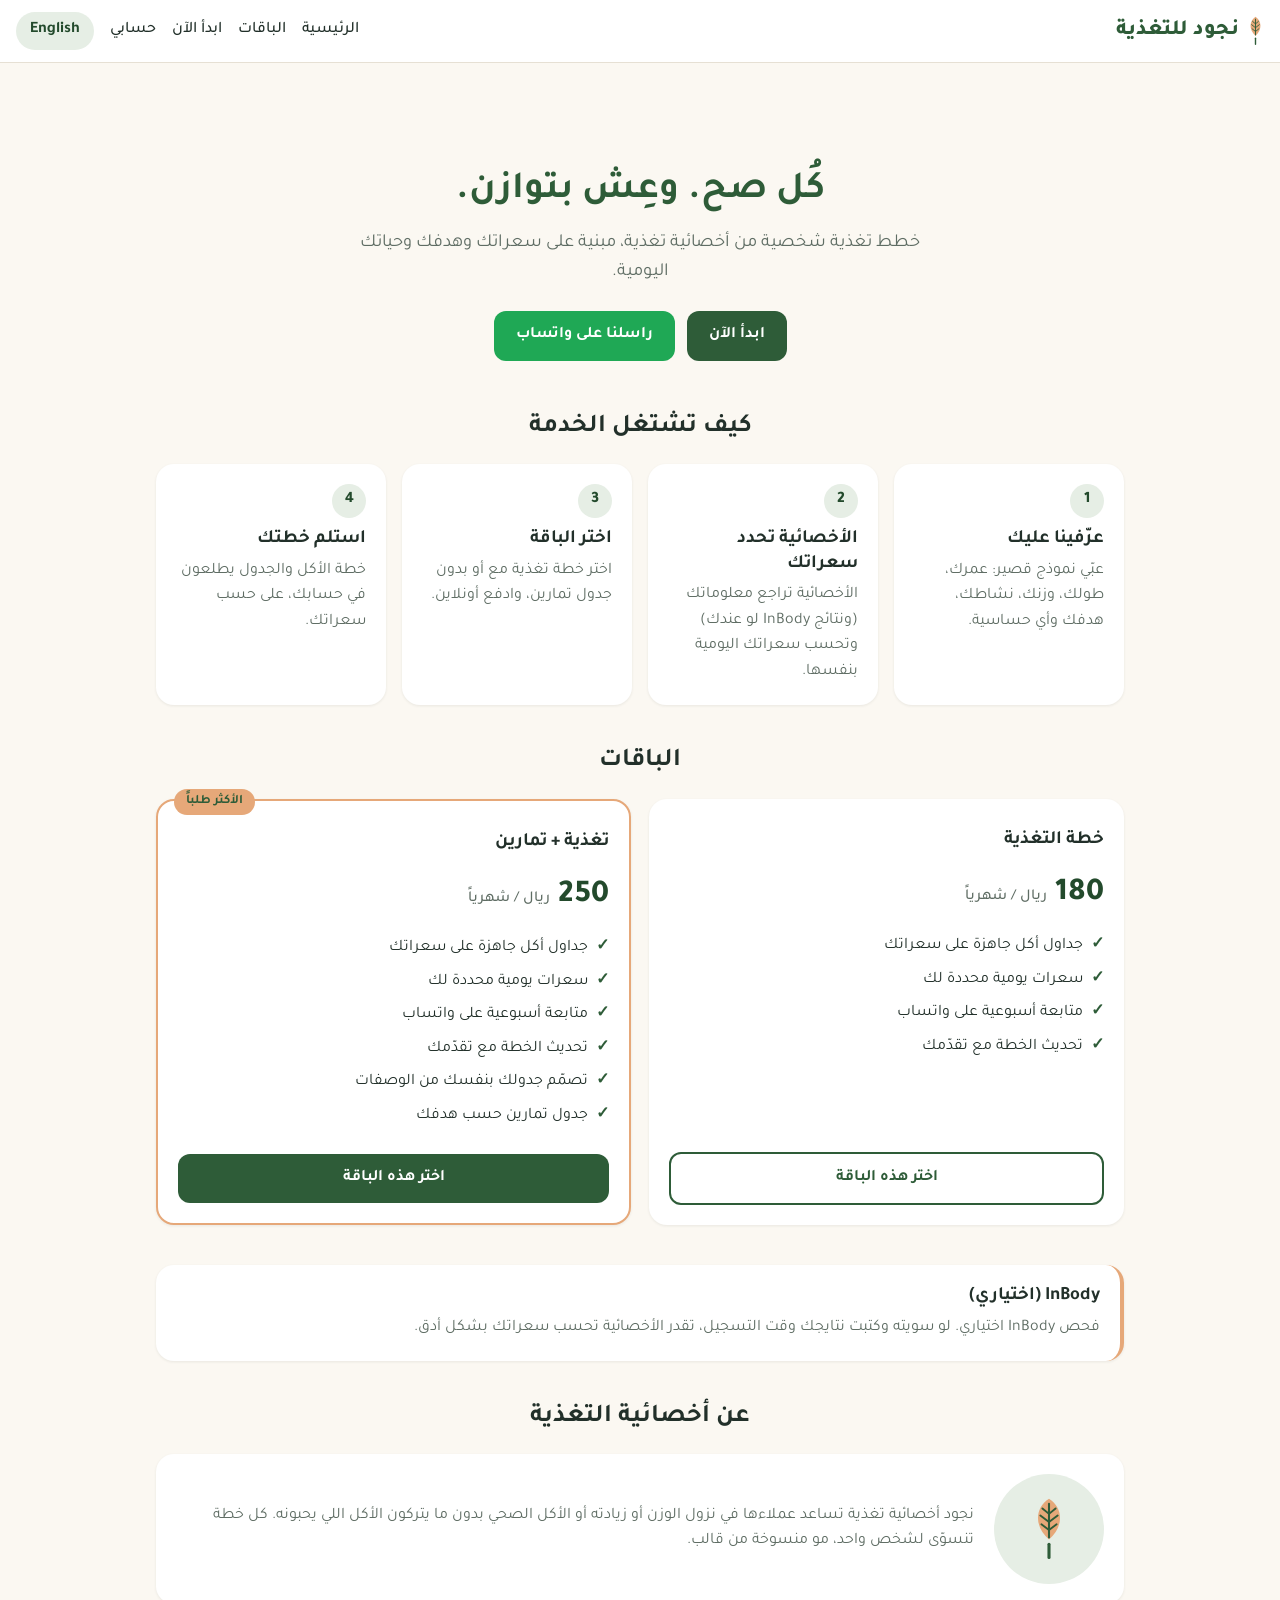
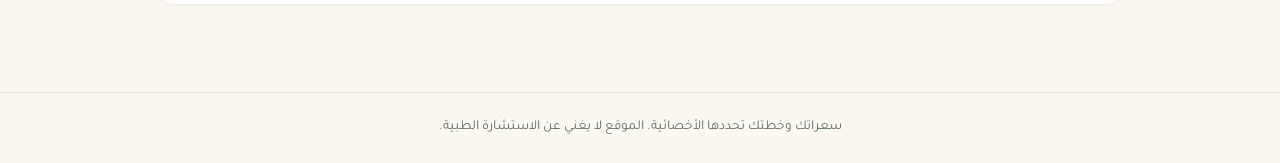
<file: index.html>
<!DOCTYPE html>
<html lang="ar" dir="rtl">
<head>
  <meta charset="UTF-8">
  <meta name="viewport" content="width=device-width, initial-scale=1.0, viewport-fit=cover">
  <link rel="manifest" href="manifest.webmanifest">
  <meta name="theme-color" content="#2e5c38">
  <meta name="apple-mobile-web-app-capable" content="yes">
  <meta name="mobile-web-app-capable" content="yes">
  <meta name="apple-mobile-web-app-status-bar-style" content="default">
  <meta name="apple-mobile-web-app-title" content="نجود">
  <link rel="apple-touch-icon" href="icon-180.png">
  <link rel="icon" type="image/png" sizes="32x32" href="icon-32.png">
  <title>Nojood Nutrition | نجود للتغذية</title>
  <link rel="preconnect" href="https://fonts.googleapis.com">
  <link href="https://fonts.googleapis.com/css2?family=DM+Serif+Display&family=Tajawal:wght@400;500;700;800&display=swap" rel="stylesheet">
  <link rel="stylesheet" href="style.css">
</head>
<body>
  <header>
    <a class="logo" href="index.html"><img src="logo-mark.svg" alt="" class="logo-mark"><span data-i18n="brand">نجود للتغذية</span></a>
    <nav>
      <a href="index.html" data-i18n="nav_home">الرئيسية</a>
      <a href="index.html#packages" data-i18n="nav_packages">الباقات</a>
      <a href="start.html" class="guest-only" data-i18n="nav_start">ابدأ الآن</a>
      <a href="portal.html" data-i18n="nav_portal">حسابي</a>
      <button class="lang-btn" id="lang-btn" data-i18n="lang_btn">English</button>
    </nav>
  </header>

  <main>
    <section class="hero">
      <h1 data-i18n="hero_title">كُل صح. وعِش بتوازن.</h1>
      <p data-i18n="hero_sub"></p>
      <div class="btn-row">
        <a class="btn guest-only" href="start.html" data-i18n="hero_start">ابدأ الآن</a>
        <a class="btn member-only" href="portal.html" data-i18n="btn_portal">روح لحسابي</a>
        <a class="btn wa" href="#" id="wa-hero" data-i18n="hero_whatsapp">راسلنا على واتساب</a>
      </div>
    </section>

    <section>
      <h2 data-i18n="how_title"></h2>
      <div class="steps">
        <div class="card"><span class="step-num">1</span><h3 data-i18n="how_1_t"></h3><p data-i18n="how_1_d"></p></div>
        <div class="card"><span class="step-num">2</span><h3 data-i18n="how_2_t"></h3><p data-i18n="how_2_d"></p></div>
        <div class="card"><span class="step-num">3</span><h3 data-i18n="how_3_t"></h3><p data-i18n="how_3_d"></p></div>
        <div class="card"><span class="step-num">4</span><h3 data-i18n="how_4_t"></h3><p data-i18n="how_4_d"></p></div>
      </div>
    </section>

    <section id="packages">
      <h2 data-i18n="pk_title"></h2>
      <div class="packages">
        <div class="card package">
          <h3 data-i18n="pk_basic_name"></h3>
          <div class="price">180 <small><span data-i18n="sar"></span> / <span data-i18n="pk_period"></span></small></div>
          <ul class="features">
            <li data-i18n="pk_f1"></li>
            <li data-i18n="pk_f2"></li>
            <li data-i18n="pk_f3"></li>
            <li data-i18n="pk_f4"></li>
          </ul>
          <a class="btn outline guest-only" href="start.html?package=basic" data-i18n="pk_choose"></a>
        </div>
        <div class="card package featured">
          <span class="badge" data-i18n="pk_popular"></span>
          <h3 data-i18n="pk_plus_name"></h3>
          <div class="price">250 <small><span data-i18n="sar"></span> / <span data-i18n="pk_period"></span></small></div>
          <ul class="features">
            <li data-i18n="pk_f1"></li>
            <li data-i18n="pk_f2"></li>
            <li data-i18n="pk_f3"></li>
            <li data-i18n="pk_f4"></li>
            <li data-i18n="pk_f6"></li>
            <li data-i18n="pk_f5"></li>
          </ul>
          <a class="btn guest-only" href="start.html?package=plus" data-i18n="pk_choose"></a>
        </div>
      </div>
    </section>

    <section>
      <div class="card rule-card">
        <h3 data-i18n="rule_title" style="margin-top:0"></h3>
        <p data-i18n="rule_text"></p>
      </div>
    </section>

    <section>
      <h2 data-i18n="about_title"></h2>
      <div class="card about">
        <div class="avatar"><img src="logo-mark.svg" alt="" style="height:64px"></div>
        <p data-i18n="about_text"></p>
      </div>
    </section>
  </main>

  <footer data-i18n="footer_note"></footer>

  <script src="i18n.js"></script>
  <script src="recipes.js"></script>
  <script src="db.js"></script>
  <script src="demo-db.js"></script>
  <script src="app.js"></script>
</body>
</html>
</file>
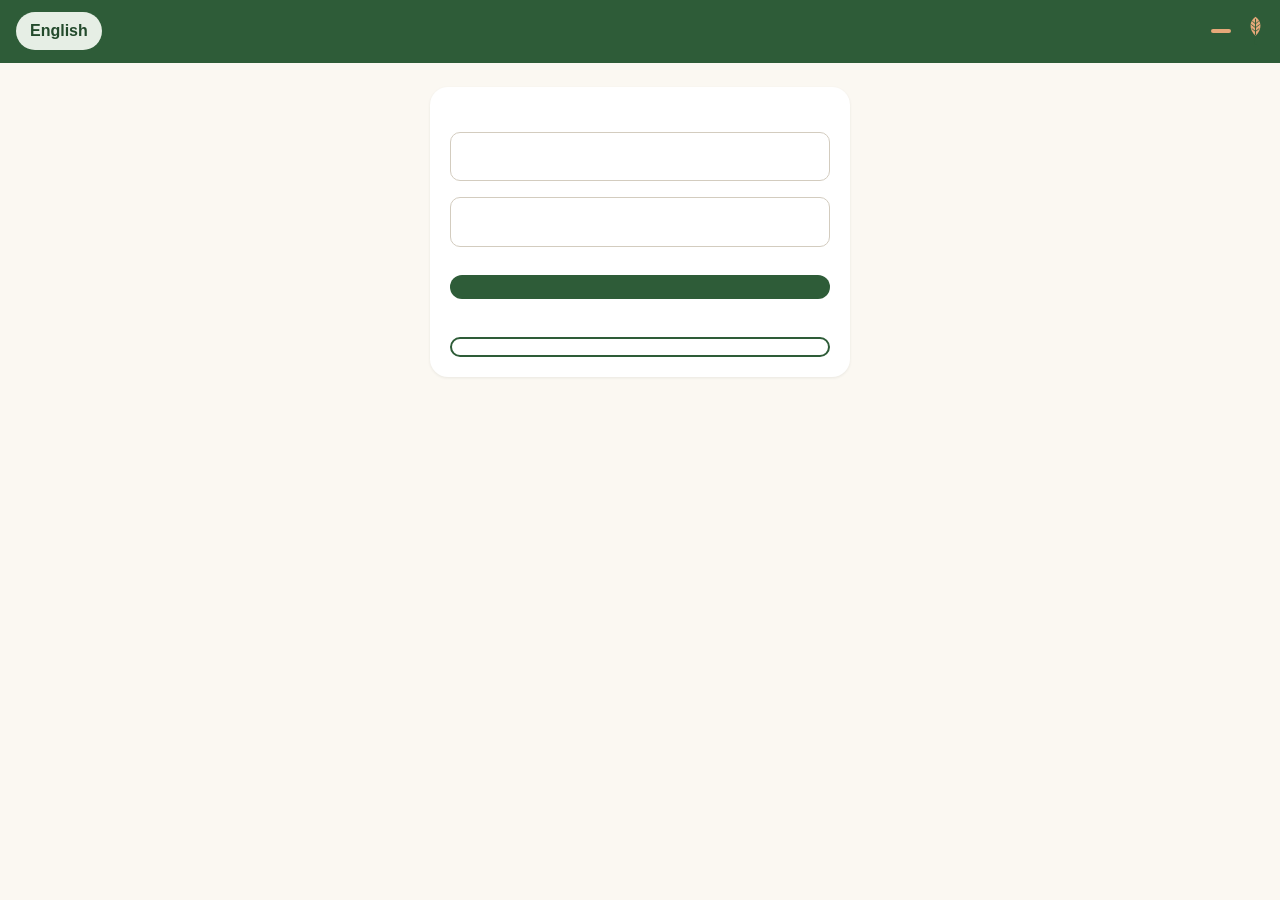
<file: admin.html>
<!DOCTYPE html><html lang="ar"><head><meta charset="UTF-8"><meta http-equiv="refresh" content="0; url=dietitian.html"><title>Nojood Pro</title></head><body><a href="dietitian.html">dietitian.html</a></body></html>
</file>
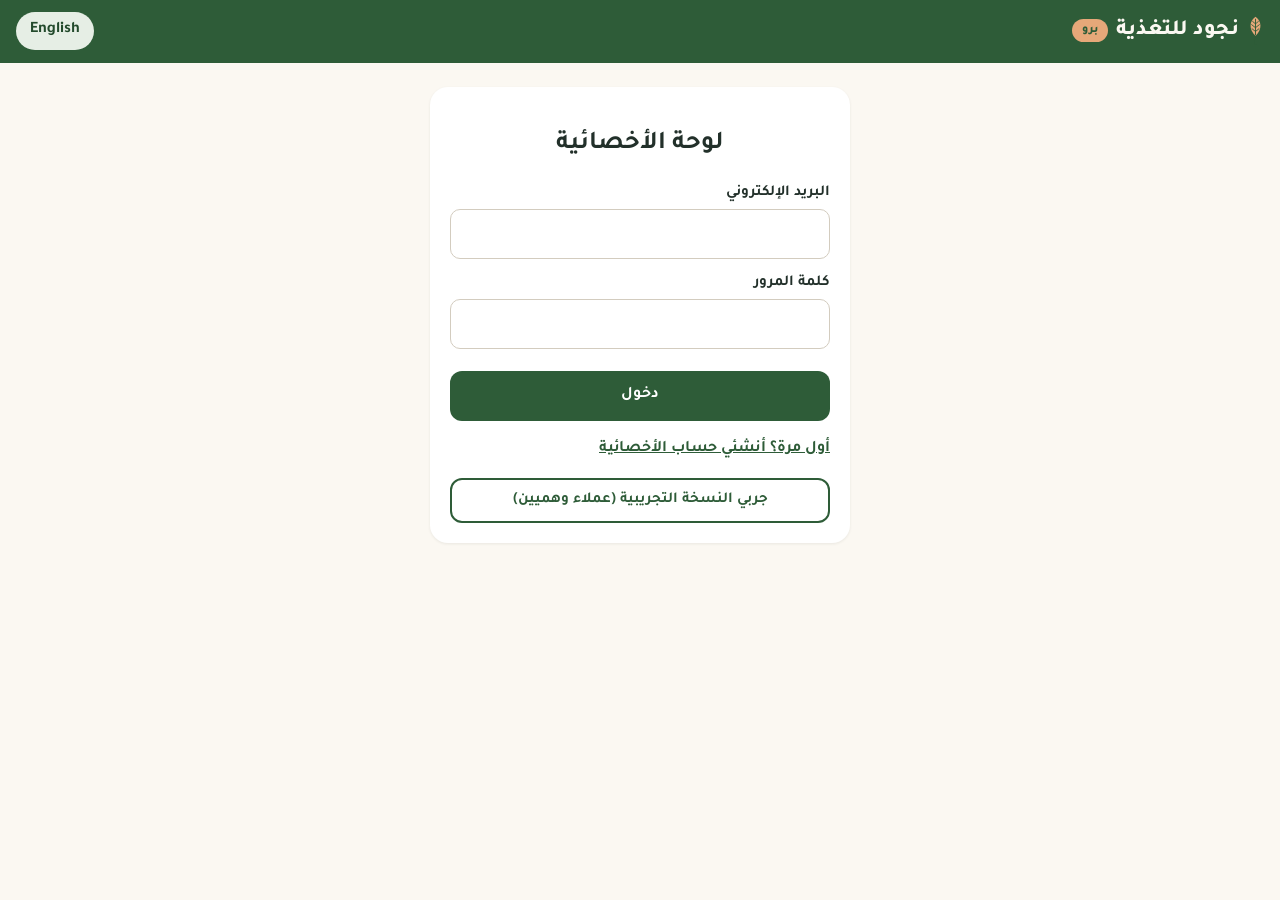
<file: dietitian.html>
<!DOCTYPE html>
<html lang="ar" dir="rtl">
<head>
  <meta charset="UTF-8">
  <meta name="viewport" content="width=device-width, initial-scale=1.0, viewport-fit=cover">
  <link rel="manifest" href="manifest-dietitian.webmanifest">
  <meta name="theme-color" content="#2e5c38">
  <meta name="apple-mobile-web-app-capable" content="yes">
  <meta name="mobile-web-app-capable" content="yes">
  <meta name="apple-mobile-web-app-status-bar-style" content="default">
  <meta name="apple-mobile-web-app-title" content="نجود برو">
  <link rel="apple-touch-icon" href="pro-icon-180.png">
  <link rel="icon" type="image/png" sizes="32x32" href="pro-icon-32.png">
  <title>Nojood Pro | نجود للأخصائية</title>
  <link rel="preconnect" href="https://fonts.googleapis.com">
  <link href="https://fonts.googleapis.com/css2?family=DM+Serif+Display&family=Tajawal:wght@400;500;700;800&display=swap" rel="stylesheet">
  <link rel="stylesheet" href="style.css">
</head>
<body>
  <header class="pro-header">
    <a class="logo" href="dietitian.html"><img src="logo-mark.svg" alt="" class="logo-mark"><span data-i18n="brand"></span> <span class="pro-badge" data-i18n="pro_badge"></span></a>
    <nav>
      <button class="lang-btn" id="lang-btn" data-i18n="lang_btn">English</button>
    </nav>
  </header>

  <main>
    <p class="muted loading" id="loading" hidden data-i18n="loading"></p>

    <!-- Dietitian sign in -->
    <div class="card login-box" id="pin-view">
      <h2 data-i18n="ad_title"></h2>
      <form id="admin-login" novalidate>
        <div class="field" id="a-name-field" hidden><label for="a-name" data-i18n="f_name"></label><input id="a-name" autocomplete="name"></div>
        <div class="field" style="margin-top:12px"><label for="a-email" data-i18n="f_email"></label><input id="a-email" type="email" autocomplete="email"></div>
        <div class="field" style="margin-top:12px"><label for="a-password" data-i18n="pw_label"></label><input id="a-password" type="password" autocomplete="current-password"></div>
        <p class="error" id="pin-err"></p>
        <button class="btn" style="width:100%" id="admin-submit" data-i18n="ad_enter"></button>
      </form>
      <button class="link-btn" id="toggle-signup" type="button" data-i18n="ad_need_account"></button>
      <button class="btn outline small demo-btn" type="button" onclick="startDemo('admin')" data-i18n="demo_try_pro"></button>
    </div>

    <!-- Signed in, but not activated as the dietitian yet -->
    <div class="card login-box" id="not-admin" hidden>
      <h2 data-i18n="ad_title"></h2>
      <p class="note" data-i18n="ad_not_admin"></p>
      <button class="btn outline small admin-logout" data-i18n="pt_logout"></button>
    </div>

    <div id="admin-view" hidden>
      <div class="dash-head">
        <h2 data-i18n="ad_title" style="text-align:start;margin:0"></h2>
        <div class="btn-row">
          <button class="btn outline small" id="refresh-btn" data-i18n="ad_refresh"></button>
          <button class="btn outline small admin-logout" data-i18n="pt_logout"></button>
        </div>
      </div>
      <div class="tabs" role="tablist">
        <button class="tab active" data-tab="sched" data-i18n="tab_sched"></button>
        <button class="tab" data-tab="recipes" data-i18n="tab_recipes"></button>
        <button class="tab" data-tab="clients" data-i18n="tab_clients"></button>
      </div>
      <p class="note" id="admin-msg" hidden></p>

      <!-- Schedules -->
      <section class="tab-panel" id="tab-sched">
        <div class="sched-list" id="sched-list">
          <button class="add-card" id="add-sched-btn" aria-label="New schedule"><span class="plus">+</span><span data-i18n="ad_new_sched"></span></button>
        </div>
        <p class="muted" id="no-sched" data-i18n="ad_no_sched"></p>

        <div class="card" id="sched-editor" hidden>
          <h3 data-i18n="ad_new_sched" style="margin-top:0"></h3>
          <p class="muted" style="margin-top:0" data-i18n="ad_one_day"></p>
          <div class="form-grid">
            <div class="field" hidden><label for="s-name" data-i18n="ad_sched_name"></label><input id="s-name"></div>
            <div class="field"><label for="s-kcal" data-i18n="ad_sched_kcal"></label><input id="s-kcal" type="number" min="800" max="4000" step="50" value="1300"></div>
          </div>
          <div class="btn-row" style="justify-content:flex-start;margin:14px 0">
            <button class="btn outline small" id="autofill-btn" data-i18n="ad_autofill"></button>
          </div>
          <div class="day-box"><div class="day-head"><b data-i18n="ad_day_total"></b><span class="muted" id="day-total"></span></div>
            <div class="form-grid" id="day-editor"></div></div>
          <p class="muted" style="font-size:.85rem" data-i18n="ad_portion_note"></p>
          <p class="error" id="sched-err"></p>
          <div class="actions">
            <button class="btn outline" id="cancel-sched" data-i18n="ad_cancel"></button>
            <button class="btn" id="save-sched" data-i18n="ad_add_sched"></button>
          </div>
        </div>
      </section>

      <!-- Recipes -->
      <section class="tab-panel" id="tab-recipes" hidden>
        <div class="filter-row" id="recipe-filter"></div>
        <div class="recipe-grid" id="recipe-grid">
        </div>
        <div class="card" style="margin-top:16px">
          <h3 style="margin-top:0">+ <span data-i18n="ad_new_recipe"></span></h3>
          <div class="form-grid">
            <div class="field"><label for="r-name" data-i18n="ad_r_name"></label><input id="r-name"></div>
            <div class="field"><label for="r-meal" data-i18n="ad_r_meal"></label>
              <select id="r-meal"><option value="b" data-i18n="meal_b"></option><option value="l" data-i18n="meal_l"></option><option value="d" data-i18n="meal_d"></option><option value="s" data-i18n="meal_s"></option></select></div>
            <div class="field"><label for="r-kcal" data-i18n="ad_r_kcal"></label><input id="r-kcal" type="number" min="20" max="2000"></div>
            <div class="field"><label for="r-protein" data-i18n="ad_r_protein"></label><input id="r-protein" type="number" min="0" max="200"></div>
            <div class="field full"><label for="r-ing" data-i18n="ad_r_ing"></label><textarea id="r-ing"></textarea></div>
            <div class="field full"><label for="r-steps" data-i18n="ad_r_steps"></label><textarea id="r-steps"></textarea></div>
          </div>
          <p class="error" id="recipe-err"></p>
          <button class="btn" id="save-recipe" data-i18n="ad_save_recipe"></button>
        </div>
      </section>

      <!-- Clients -->
      <section class="tab-panel" id="tab-clients" hidden>
        <div id="clients-list">
          <div class="table-wrap"><table id="clients-table"></table></div>
          <p class="muted" id="no-clients" data-i18n="ad_no_clients"></p>
        </div>
        <div id="client-detail" hidden>
          <button class="btn outline small" id="detail-back" data-i18n="ad_back"></button>
          <div class="card pay-review" id="cd-pay" style="margin-top:12px" hidden>
            <h3 style="margin-top:0" data-i18n="ad_receipt"></h3>
            <div id="cd-pay-info"></div>
            <div id="cd-receipt"></div>
            <div class="btn-row" id="cd-pay-actions" style="justify-content:flex-start;margin-top:12px">
              <button class="btn" id="confirm-pay" data-i18n="ad_confirm_pay"></button>
              <button class="btn outline" id="reject-pay" data-i18n="ad_reject"></button>
            </div>
          </div>
          <div class="card" style="margin-top:12px">
            <h3 id="cd-name" style="margin-top:0"></h3>
            <div class="kcal-set">
              <label for="cd-kcal" data-i18n="ad_set_kcal"></label>
              <span class="status-pill" id="cd-kcal-need" data-i18n="ad_need_kcal"></span>
              <div class="btn-row" style="justify-content:flex-start;align-items:center;margin-top:6px">
                <input id="cd-kcal" type="number" min="800" max="5000" step="10" style="max-width:140px"> <span class="muted" data-i18n="kcal_short"></span>
                <button class="btn small" id="cd-kcal-save" data-i18n="ad_save"></button><span class="muted" id="cd-kcal-msg"></span>
              </div>
            </div>
            <div class="info-grid" id="cd-info"></div>
          </div>
          <div class="card" style="margin-top:12px">
            <h3 style="margin-top:0" data-i18n="ad_plans"></h3>
            <div id="cd-progress"></div>
            <button class="btn outline small" id="cd-reset" style="margin-top:10px" data-i18n="ad_reset_plans"></button>
          </div>
          <div class="card" style="margin-top:12px" id="cd-workout-card">
            <h3 style="margin-top:0" data-i18n="wk_title"></h3>
            <div class="field"><label for="cd-workout" data-i18n="ad_workout"></label><input id="cd-workout" type="url" dir="ltr" placeholder="https://..."></div>
            <div class="btn-row" style="justify-content:flex-start;margin-top:10px;align-items:center">
              <button class="btn small" id="cd-workout-save" data-i18n="ad_save"></button><span class="muted" id="cd-workout-msg"></span>
            </div>
          </div>
          <div class="card" style="margin-top:12px">
            <h3 style="margin-top:0">InBody</h3>
            <p><span data-i18n="ib_last"></span>: <b id="cd-ib-last"></b> <span class="status-pill" id="cd-ib-pending" hidden data-i18n="ib_requested"></span></p>
            <div class="btn-row" style="justify-content:flex-start">
              <button class="btn" id="send-ib" data-i18n="ad_send_ib"></button>
              <a class="btn wa" id="wa-client" href="#" target="_blank" rel="noopener" data-i18n="ad_wa_client"></a>
            </div>
            <h4 data-i18n="ib_history"></h4>
            <div class="table-wrap"><table id="cd-ib-table"></table></div>
            <p class="muted" id="cd-ib-none" data-i18n="ib_none"></p>
          </div>
        </div>
      </section>

      <p class="demo-note" data-i18n="ad_demo"></p>
    </div>
  </main>

  <script src="i18n.js"></script>
  <script src="recipes.js"></script>
  <script src="db.js"></script>
  <script src="demo-db.js"></script>
  <script src="app.js"></script>
</body>
</html>
</file>
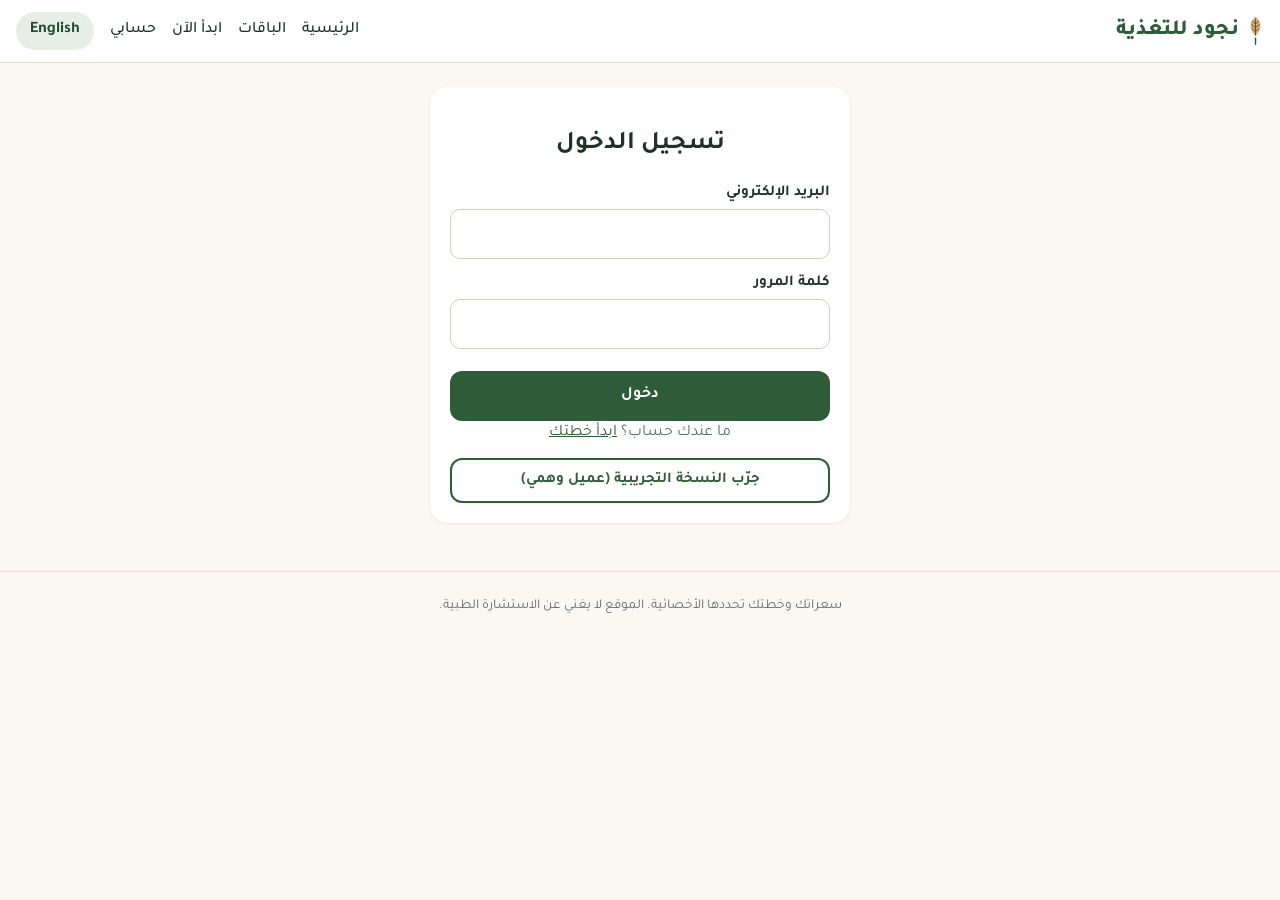
<file: portal.html>
<!DOCTYPE html>
<html lang="ar" dir="rtl">
<head>
  <meta charset="UTF-8">
  <meta name="viewport" content="width=device-width, initial-scale=1.0, viewport-fit=cover">
  <link rel="manifest" href="manifest.webmanifest">
  <meta name="theme-color" content="#2e5c38">
  <meta name="apple-mobile-web-app-capable" content="yes">
  <meta name="mobile-web-app-capable" content="yes">
  <meta name="apple-mobile-web-app-status-bar-style" content="default">
  <meta name="apple-mobile-web-app-title" content="نجود">
  <link rel="apple-touch-icon" href="icon-180.png">
  <link rel="icon" type="image/png" sizes="32x32" href="icon-32.png">
  <title>My portal | حسابي — Nojood Nutrition</title>
  <link rel="preconnect" href="https://fonts.googleapis.com">
  <link href="https://fonts.googleapis.com/css2?family=DM+Serif+Display&family=Tajawal:wght@400;500;700;800&display=swap" rel="stylesheet">
  <link rel="stylesheet" href="style.css">
</head>
<body>
  <header>
    <a class="logo" href="index.html"><img src="logo-mark.svg" alt="" class="logo-mark"><span data-i18n="brand">نجود للتغذية</span></a>
    <nav>
      <a href="index.html" data-i18n="nav_home">الرئيسية</a>
      <a href="index.html#packages" data-i18n="nav_packages">الباقات</a>
      <a href="start.html" class="guest-only" data-i18n="nav_start">ابدأ الآن</a>
      <a href="portal.html" data-i18n="nav_portal">حسابي</a>
      <button class="lang-btn" id="lang-btn" data-i18n="lang_btn">English</button>
    </nav>
  </header>

  <main>
    <p class="muted loading" id="loading" hidden data-i18n="loading"></p>

    <!-- Login -->
    <div class="card login-box" id="login-view">
      <h2 data-i18n="pt_login"></h2>
      <form id="login-form" novalidate>
        <div class="field"><label for="l-email" data-i18n="f_email"></label><input id="l-email" type="email" required autocomplete="email"></div>
        <div class="field" style="margin-top:12px"><label for="l-password" data-i18n="pw_label"></label><input id="l-password" type="password" required autocomplete="current-password"></div>
        <p class="error" id="login-err"></p>
        <button type="submit" class="btn" style="width:100%" data-i18n="pt_login_btn"></button>
      </form>
      <p class="muted" style="text-align:center"><span data-i18n="pt_no_account"></span> <a href="start.html" data-i18n="pt_start_link"></a></p>
      <button class="btn outline small demo-btn" type="button" onclick="startDemo('client')" data-i18n="demo_try_client"></button>
    </div>

    <!-- Client home -->
    <div id="dash-view" hidden>
      <div class="dash-head">
        <h2 style="margin:0"><span data-i18n="pt_hello"></span> <span id="d-name"></span></h2>
        <button class="btn outline small" id="logout-btn" data-i18n="pt_logout"></button>
      </div>

      <!-- InBody reminder from the dietitian -->
      <div class="card ib-alert" id="ib-alert" hidden>
        <h3 style="margin-top:0">📋 <span data-i18n="ib_alert_title"></span></h3>
        <p data-i18n="ib_alert_text"></p>
        <div class="form-grid">
          <div class="field"><label for="ib-weight" data-i18n="ib_weight"></label><input id="ib-weight" type="number" step="0.1"></div>
          <div class="field"><label for="ib-fat" data-i18n="ib_fat"></label><input id="ib-fat" type="number" step="0.1"></div>
          <div class="field"><label for="ib-muscle" data-i18n="ib_muscle"></label><input id="ib-muscle" type="number" step="0.1"></div>
        </div>
        <p class="error" id="ib-err"></p>
        <button class="btn" id="ib-submit" style="margin-top:12px" data-i18n="ib_submit"></button>
      </div>
      <p class="note" id="ib-thanks" hidden data-i18n="ib_thanks"></p>

      <!-- A: waiting for the dietitian to confirm the bank transfer -->
      <div class="card" id="v-wait" hidden style="margin-top:14px">
        <div id="wait-pending">
          <span class="status-pill" data-i18n="tr_pending"></span>
          <p class="note" data-i18n="pt_wait_bank"></p>
        </div>
        <div id="wait-rejected" hidden>
          <span class="status-pill bad" data-i18n="tr_rejected"></span>
          <p data-i18n="tr_rejected_text"></p>
          <div class="field"><label for="re-receipt" data-i18n="tr_reupload"></label><input id="re-receipt" type="file" accept="image/*,application/pdf"></div>
          <p class="error" id="re-err"></p>
          <button class="btn" id="re-send" data-i18n="tr_submit"></button>
        </div>
      </div>

      <!-- A2: paid, waiting for the dietitian to set the calories -->
      <div class="card" id="v-kcal-wait" hidden style="margin-top:14px">
        <span class="status-pill" data-i18n="kw_pill"></span>
        <p class="note" data-i18n="kw_text"></p>
      </div>

      <!-- B: choose 7 days for the month -->
      <div id="v-build" hidden style="margin-top:14px">
        <div class="card">
          <h3 style="margin-top:0" data-i18n="b_title"></h3>
          <p class="muted" style="margin:0" data-i18n="b_sub"></p>
          <p class="stat" style="margin:10px 0 0"><span data-i18n="b_count"></span> <bdi dir="ltr"><span id="b-count">0</span> / 7</bdi></p>
        </div>
        <div class="tabs" style="margin-top:14px">
          <button class="tab active" data-btab="ready" data-i18n="tab_ready"></button>
          <button class="tab" data-btab="custom" data-i18n="tab_custom"></button>
        </div>
        <div id="b-ready">
          <p class="muted"><span data-i18n="pt_choose_sub"></span> (<b id="b-kcal"></b> <span data-i18n="kcal_short"></span>)</p>
          <div class="sched-list" id="b-ready-list"></div>
          <p class="note" id="b-no-ready" hidden data-i18n="b_no_ready"></p>
        </div>
        <div id="b-custom" class="card" hidden>
          <p class="muted" style="margin-top:0" data-i18n="b_custom_sub"></p>
          <div class="kcal-row">
            <div><span class="muted small-label" data-i18n="b_target"></span><b id="c-target"></b></div>
            <div><span class="muted small-label" data-i18n="b_total"></span><b id="c-total"></b></div>
            <div><span class="muted small-label" data-i18n="b_remaining"></span><b id="c-left"></b></div>
          </div>
          <div class="form-grid" id="c-slots" style="margin-top:12px"></div>
          <button class="btn" id="c-add" style="margin-top:14px" data-i18n="b_add_day"></button>
        </div>
        <div class="card" style="margin-top:14px">
          <h3 style="margin-top:0" data-i18n="b_your_days"></h3>
          <ul class="meal-list chosen-days" id="b-chosen"></ul>
          <p class="muted" style="font-size:.85rem" data-i18n="b_confirm_note"></p>
          <p class="error" id="b-err"></p>
          <button class="btn" id="b-save" disabled data-i18n="b_save"></button>
        </div>
      </div>

      <!-- C: pick today's plan -->
      <div id="v-pick" hidden style="margin-top:14px">
        <h3 data-i18n="p_title" style="margin-bottom:4px"></h3>
        <p class="muted" style="margin-top:0" data-i18n="p_sub"></p>
        <button class="btn outline off-btn" type="button" data-offday>🌿 <span data-i18n="off_btn"></span></button>
        <div class="sched-list" id="pick-list"></div>
      </div>

      <!-- Off day -->
      <div class="card finished" id="v-off" hidden style="margin-top:14px">
        <div class="avatar" style="margin:0 auto">🌿</div>
        <h3 data-i18n="off_title"></h3>
        <p data-i18n="off_text"></p>
        <button class="btn outline" id="off-cancel" type="button" data-i18n="off_cancel"></button>
      </div>

      <!-- D: today's meals one by one -->
      <div id="v-plan" hidden>
        <div class="card progress-card" style="margin-top:14px">
          <p class="muted small-label" data-i18n="ad_today"></p>
          <h3 id="p-sched" style="margin:0 0 8px"></h3>
          <div class="progress-top">
            <div><p class="muted small-label" data-i18n="pt_meals_done"></p><p class="stat"><bdi dir="ltr"><span id="p-done"></span> / <span id="p-total"></span></bdi></p></div>
            <div><p class="muted small-label" data-i18n="pt_today_kcal"></p><p class="stat"><bdi dir="ltr"><span id="p-kcal"></span> / <span id="p-target"></span></bdi></p></div>
            <div><p class="muted small-label" data-i18n="t_days_followed"></p><p class="stat" id="p-days"></p></div>
          </div>
          <div class="bar"><div class="bar-fill" id="p-bar"></div></div>
          <button class="link-btn" id="change-day" data-i18n="t_change"></button>
        </div>

        <button class="btn outline off-btn" type="button" data-offday>🌿 <span data-i18n="off_btn"></span></button>

        <div class="card next-meal" id="next-card">
          <p class="eyebrow" data-i18n="pt_next"></p>
          <p class="meal-type" id="n-type"></p>
          <h3 id="n-name"></h3>
          <p class="meal-meta"><b id="n-kcal"></b> <span data-i18n="kcal_short"></span> · <span id="n-protein"></span> <span data-i18n="protein_short"></span> <span id="n-portion"></span></p>
          <details open><summary data-i18n="pt_ingredients"></summary><p id="n-ing"></p></details>
          <details><summary data-i18n="pt_how"></summary><p id="n-steps"></p></details>
          <div class="btn-row" style="justify-content:flex-start;margin-top:14px">
            <button class="btn" id="done-btn" data-i18n="btn_done"></button>
            <button class="btn outline" id="skip-btn" data-i18n="btn_skip"></button>
          </div>
        </div>

        <div class="card finished" id="finished-card" hidden>
          <div class="avatar" style="margin:0 auto">🎉</div>
          <p data-i18n="t_done_today"></p>
          <button class="btn" id="next-sched" type="button" data-i18n="t_next_sched"></button>
        </div>

        <div class="card" style="margin-top:14px">
          <h3 data-i18n="pt_today" style="margin-top:0"></h3>
          <ul class="meal-list" id="today-list"></ul>
        </div>
      </div>

      <!-- Workout link from the dietitian -->
      <div class="card" style="margin-top:14px" id="workout-card" hidden>
        <h3 style="margin-top:0" data-i18n="wk_title"></h3>
        <a class="btn" id="wk-link" href="#" target="_blank" rel="noopener" hidden data-i18n="wk_open"></a>
        <p class="note" id="wk-none" data-i18n="wk_none"></p>
      </div>

      <p class="demo-note" data-i18n="pt_demo"></p>
    </div>
  </main>

  <footer data-i18n="footer_note"></footer>

  <script src="i18n.js"></script>
  <script src="recipes.js"></script>
  <script src="db.js"></script>
  <script src="demo-db.js"></script>
  <script src="app.js"></script>
</body>
</html>
</file>
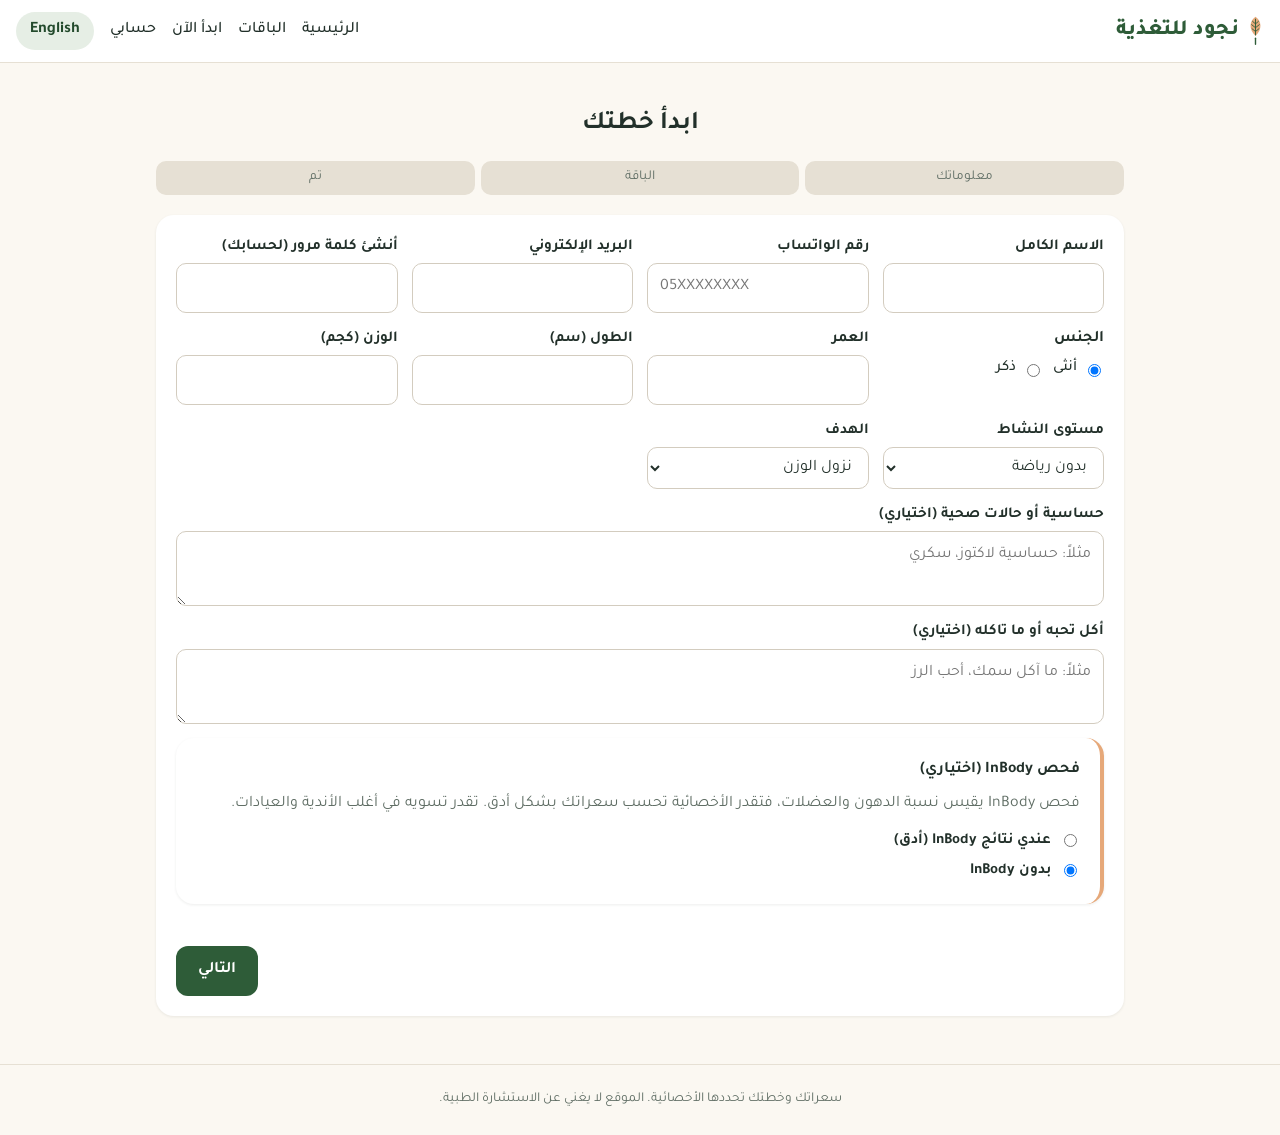
<file: start.html>
<!DOCTYPE html>
<html lang="ar" dir="rtl">
<head>
  <meta charset="UTF-8">
  <meta name="viewport" content="width=device-width, initial-scale=1.0, viewport-fit=cover">
  <link rel="manifest" href="manifest.webmanifest">
  <meta name="theme-color" content="#2e5c38">
  <meta name="apple-mobile-web-app-capable" content="yes">
  <meta name="mobile-web-app-capable" content="yes">
  <meta name="apple-mobile-web-app-status-bar-style" content="default">
  <meta name="apple-mobile-web-app-title" content="نجود">
  <link rel="apple-touch-icon" href="icon-180.png">
  <link rel="icon" type="image/png" sizes="32x32" href="icon-32.png">
  <title>Start | ابدأ — Nojood Nutrition</title>
  <link rel="preconnect" href="https://fonts.googleapis.com">
  <link href="https://fonts.googleapis.com/css2?family=DM+Serif+Display&family=Tajawal:wght@400;500;700;800&display=swap" rel="stylesheet">
  <link rel="stylesheet" href="style.css">
</head>
<body>
  <header>
    <a class="logo" href="index.html"><img src="logo-mark.svg" alt="" class="logo-mark"><span data-i18n="brand">نجود للتغذية</span></a>
    <nav>
      <a href="index.html" data-i18n="nav_home">الرئيسية</a>
      <a href="index.html#packages" data-i18n="nav_packages">الباقات</a>
      <a href="start.html" class="guest-only" data-i18n="nav_start">ابدأ الآن</a>
      <a href="portal.html" data-i18n="nav_portal">حسابي</a>
      <button class="lang-btn" id="lang-btn" data-i18n="lang_btn">English</button>
    </nav>
  </header>

  <main>
    <h2 data-i18n="st_title"></h2>
    <div class="progress" id="progress">
      <span data-step="1" data-i18n="st_step1"></span><span data-step="3" data-i18n="st_step3"></span><span data-step="4" data-i18n="st_step4"></span><span data-step="5" data-i18n="st_step5"></span>
    </div>

    <!-- Step 1: info -->
    <div class="card step show" id="step-1">
      <form id="info-form" novalidate>
        <div class="form-grid">
          <div class="field"><label for="f-name" data-i18n="f_name"></label><input id="f-name" required autocomplete="name"></div>
          <div class="field"><label for="f-phone" data-i18n="f_phone"></label><input id="f-phone" type="tel" required placeholder="05XXXXXXXX" autocomplete="tel"></div>
          <div class="field"><label for="f-email" data-i18n="f_email"></label><input id="f-email" type="email" required autocomplete="email"></div>
          <div class="field"><label for="f-password" data-i18n="f_password"></label><input id="f-password" type="password" required minlength="6" autocomplete="new-password"></div>
          <div class="field"><span class="label" style="font-weight:600" data-i18n="f_sex"></span>
            <div class="radio-row">
              <label><input type="radio" name="sex" value="female" checked> <span data-i18n="f_female"></span></label>
              <label><input type="radio" name="sex" value="male"> <span data-i18n="f_male"></span></label>
            </div>
          </div>
          <div class="field"><label for="f-age" data-i18n="f_age"></label><input id="f-age" type="number" min="13" max="90" required></div>
          <div class="field"><label for="f-height" data-i18n="f_height"></label><input id="f-height" type="number" min="120" max="220" required></div>
          <div class="field"><label for="f-weight" data-i18n="f_weight"></label><input id="f-weight" type="number" min="30" max="250" step="0.1" required></div>
          <div class="field"><label for="f-activity" data-i18n="f_activity"></label>
            <select id="f-activity">
              <option value="1.2" data-i18n="act_1"></option>
              <option value="1.375" data-i18n="act_2"></option>
              <option value="1.55" data-i18n="act_3"></option>
              <option value="1.725" data-i18n="act_4"></option>
            </select>
          </div>
          <div class="field"><label for="f-goal" data-i18n="f_goal"></label>
            <select id="f-goal">
              <option value="lose" data-i18n="goal_lose"></option>
              <option value="keep" data-i18n="goal_keep"></option>
              <option value="gain" data-i18n="goal_gain"></option>
            </select>
          </div>
          <div class="field full"><label for="f-health" data-i18n="f_health"></label><textarea id="f-health" data-i18n-ph="ph_health"></textarea></div>
          <div class="field full"><label for="f-food" data-i18n="f_food"></label><textarea id="f-food" data-i18n-ph="ph_food"></textarea></div>
          <div class="field full rule-card card">
            <b data-i18n="f_ib_choice"></b>
            <p class="muted" data-i18n="ib_note" style="margin:4px 0 8px"></p>
            <div class="ib-choice">
              <label class="check"><input type="radio" name="ibmode" value="with"> <span data-i18n="ib_with"></span></label>
              <label class="check"><input type="radio" name="ibmode" value="without" checked> <span data-i18n="ib_without"></span></label>
            </div>
            <div class="form-grid" id="ib-fields" hidden style="margin-top:10px">
              <div class="field"><label for="f-ib-fat" data-i18n="f_ib_fat"></label><input id="f-ib-fat" type="number" min="3" max="70" step="0.1"></div>
              <div class="field"><label for="f-ib-muscle" data-i18n="f_ib_muscle"></label><input id="f-ib-muscle" type="number" min="5" max="80" step="0.1"></div>
              <div class="field"><label for="f-ib-bmr" data-i18n="f_ib_bmr"></label><input id="f-ib-bmr" type="number" min="700" max="3500"></div>
            </div>
          </div>
        </div>
        <p class="error" id="err-1"></p>
        <div class="actions"><span></span><button type="submit" class="btn" data-i18n="btn_next"></button></div>
      </form>
    </div>


    <!-- Step 3: package -->
    <div class="step" id="step-3">
      <div class="packages">
        <div class="card package pick" data-package="basic">
          <h3 data-i18n="pk_basic_name"></h3>
          <div class="price">180 <small data-i18n="sar"></small></div>
          <ul class="features"><li data-i18n="pk_f1"></li><li data-i18n="pk_f2"></li><li data-i18n="pk_f3"></li><li data-i18n="pk_f4"></li></ul>
        </div>
        <div class="card package pick featured" data-package="plus">
          <span class="badge" data-i18n="pk_popular"></span>
          <h3 data-i18n="pk_plus_name"></h3>
          <div class="price">250 <small data-i18n="sar"></small></div>
          <ul class="features"><li data-i18n="pk_f1"></li><li data-i18n="pk_f2"></li><li data-i18n="pk_f3"></li><li data-i18n="pk_f4"></li><li data-i18n="pk_f6"></li><li data-i18n="pk_f5"></li></ul>
        </div>
      </div>
      <div class="actions">
        <button class="btn outline" data-go="1" data-i18n="btn_back"></button>
        <button class="btn" data-go="4" data-i18n="btn_next"></button>
      </div>
    </div>

    <!-- Step 4: payment -->
    <div class="card step" id="step-4">
      <h3 data-i18n="pay_title" style="margin-top:0"></h3>
      <div class="amount-box"><span data-i18n="pay_total"></span> <b id="pay-total"></b></div>

      <ol class="pay-steps">
        <li data-i18n="tr_step1"></li>
        <li data-i18n="tr_step2"></li>
        <li data-i18n="tr_step3"></li>
      </ol>

      <div class="bank-card">
        <div class="bank-row"><span class="muted small-label" data-i18n="tr_bank"></span><b id="bank-name"></b></div>
        <div class="bank-row"><span class="muted small-label" data-i18n="tr_holder"></span><b id="bank-holder"></b></div>
        <div class="bank-row iban-row">
          <span class="muted small-label">IBAN</span>
          <b id="bank-iban" dir="ltr" class="iban"></b>
          <button class="btn outline small" id="copy-iban" type="button" data-i18n="tr_copy"></button>
        </div>
        <button class="btn outline small" id="copy-amount" type="button" data-i18n="tr_copy_amount"></button>
      </div>

      <div class="field" style="margin-top:16px">
        <label for="receipt" data-i18n="tr_receipt"></label>
        <input id="receipt" type="file" accept="image/*,application/pdf">
        <p class="muted" style="font-size:.85rem;margin:4px 0 0" data-i18n="tr_receipt_hint"></p>
        <img id="receipt-preview" class="receipt-preview" alt="" hidden>
      </div>
      <div class="field" style="margin-top:12px">
        <label for="sender" data-i18n="tr_sender"></label>
        <input id="sender" autocomplete="name">
      </div>
      <p class="error" id="err-4"></p>
      <div class="actions">
        <button class="btn outline" data-go="3" data-i18n="btn_back"></button>
        <button class="btn" id="pay-btn" data-i18n="tr_submit"></button>
      </div>
    </div>

    <!-- Step 5: done -->
    <div class="card step result" id="step-5">
      <div class="avatar" style="margin:0 auto">✅</div>
      <h3 data-i18n="done_title"></h3>
      <p data-i18n="tr_done_text"></p>
      <div class="btn-row">
        <a class="btn wa" href="#" id="wa-send" data-i18n="btn_wa_send"></a>
        <a class="btn outline" href="portal.html" data-i18n="btn_portal"></a>
      </div>
      <p class="error" id="err-5"></p>
    </div>
  </main>

  <footer data-i18n="footer_note"></footer>

  <script src="i18n.js"></script>
  <script src="recipes.js"></script>
  <script src="db.js"></script>
  <script src="demo-db.js"></script>
  <script src="app.js"></script>
</body>
</html>
</file>
<file: style.css>
/* Mizan Nutrition styles */
[hidden] { display: none !important; }
/* signed-in clients don't see the sign-up buttons; guests don't see account-only buttons */
body.signed-in .guest-only, body:not(.signed-in) .member-only { display: none !important; }
:root {
  /* Nojood brand: deep green + apricot on warm cream */
  --green: #2e5c38;
  --green-dark: #234a2c;
  --green-soft: #e6eee5;
  --cream: #fbf8f2;
  --card: #ffffff;
  --text: #22302a;
  --muted: #5f6d64;
  --accent: #e6a879;
  --line: #e6e0d4;
  --input-line: #d3ccbf;
  --on-green: #ffffff;
  --wa: #1fa855;
  --wa-dark: #188a45;
  --warn-bg: #fbeee2;
  --warn-fg: #7d4a1f;
  --error: #b5462e;
}
@media (prefers-color-scheme: dark) {
  :root:not([data-theme="light"]) {
    --green: #8cc49a; --green-dark: #b6dcbf; --green-soft: #213a28; --cream: #131a15; --card: #1b241e;
    --text: #e8ede9; --muted: #a3b1a7; --accent: #eab68e; --line: #2d3a31; --input-line: #3a4a3f;
    --on-green: #0f1a12; --wa: #2dbb66; --wa-dark: #25a258; --warn-bg: #3b2b1c; --warn-fg: #f3cfa6; --error: #f08a72;
    color-scheme: dark;
  }
}
:root[data-theme="dark"] {
  --green: #8cc49a; --green-dark: #b6dcbf; --green-soft: #213a28; --cream: #131a15; --card: #1b241e;
    --text: #e8ede9; --muted: #a3b1a7; --accent: #eab68e; --line: #2d3a31; --input-line: #3a4a3f;
    --on-green: #0f1a12; --wa: #2dbb66; --wa-dark: #25a258; --warn-bg: #3b2b1c; --warn-fg: #f3cfa6; --error: #f08a72;
  color-scheme: dark;
}
* { box-sizing: border-box; }
html { scroll-behavior: smooth; }
body::before { content: ""; position: fixed; inset: 0 0 auto; height: env(safe-area-inset-top, 0px); z-index: 10; background: var(--card); }
body {
  margin: 0;
  font-family: "Tajawal", "Segoe UI", Arial, sans-serif;
  background: var(--cream);
  color: var(--text);
  line-height: 1.6;
}
a { color: var(--green); }

header {
  background: var(--card);
  border-bottom: 1px solid var(--line);
  padding-block: 12px; padding-left: max(16px, env(safe-area-inset-left, 0px)); padding-right: max(16px, env(safe-area-inset-right, 0px));
  display: flex; flex-wrap: wrap; align-items: center; justify-content: space-between; gap: 10px;
  position: sticky; top: env(safe-area-inset-top, 0px); z-index: 10;
}
.logo { display: inline-flex; align-items: center; gap: 8px; font-size: 1.35rem; font-weight: 800; color: var(--green); text-decoration: none; }
.logo-mark { height: 30px; width: auto; }
html[lang="en"] .logo { font-family: "DM Serif Display", Georgia, serif; font-weight: 400; letter-spacing: .01em; }
nav { display: flex; flex-wrap: wrap; align-items: center; gap: 6px 16px; }
nav a { color: var(--text); text-decoration: none; font-weight: 500; }
nav a:hover { color: var(--green); }
.lang-btn {
  background: var(--green-soft); color: var(--green-dark); border: none; border-radius: 20px;
  padding: 6px 14px; font: inherit; font-weight: 700; cursor: pointer;
}

main { max-width: 1000px; margin: 0 auto; padding-block: 24px 48px; padding-left: max(16px, env(safe-area-inset-left, 0px)); padding-right: max(16px, env(safe-area-inset-right, 0px)); }
section { margin: 40px 0; }
h1, h2, h3 { line-height: 1.3; }
h2 { font-size: 1.6rem; text-align: center; margin-bottom: 20px; }

.hero { text-align: center; padding: 40px 0 10px; }
.hero h1 { font-size: 2.4rem; margin: 0 0 12px; color: var(--green); }
.hero p { font-size: 1.15rem; color: var(--muted); max-width: 620px; margin: 0 auto 24px; }
.btn-row { display: flex; flex-wrap: wrap; gap: 12px; justify-content: center; }

.btn {
  display: inline-block; background: var(--green); color: var(--on-green); border: none; border-radius: 12px;
  padding: 12px 22px; font: inherit; font-weight: 700; cursor: pointer; text-decoration: none; text-align: center;
}
.btn:hover { background: var(--green-dark); }
.btn.outline { background: transparent; color: var(--green); border: 2px solid var(--green); }
.btn.outline:hover { background: var(--green-soft); }
.btn.wa { background: var(--wa); }
.btn.wa:hover { background: var(--wa-dark); }
.btn.small { padding: 8px 14px; font-size: 0.95rem; }

.steps { display: grid; grid-template-columns: repeat(auto-fit, minmax(200px, 1fr)); gap: 16px; }
.card {
  background: var(--card); border-radius: 18px; padding: 20px;
  box-shadow: 0 1px 3px rgba(20,40,28,0.08);
}
.step-num {
  display: inline-flex; width: 34px; height: 34px; border-radius: 50%; align-items: center; justify-content: center;
  background: var(--green-soft); color: var(--green-dark); font-weight: 800;
}
.card h3 { margin: 10px 0 6px; }
.card p { margin: 0; color: var(--muted); }

.packages { display: grid; grid-template-columns: repeat(auto-fit, minmax(260px, 1fr)); gap: 18px; }
.package { position: relative; display: flex; flex-direction: column; gap: 10px; }
.package.featured { border: 2px solid var(--accent); }
.badge {
  position: absolute; top: -12px; inset-inline-end: 16px; background: var(--accent); color: #2e5c38;
  font-size: 0.8rem; font-weight: 700; padding: 3px 12px; border-radius: 20px;
}
.price { font-size: 2rem; font-weight: 800; color: var(--green-dark); }
.price small { font-size: 0.95rem; font-weight: 500; color: var(--muted); }
.features { list-style: none; padding: 0; margin: 0 0 10px; flex: 1; }
.features li { padding: 4px 0; }
.features li::before { content: "✓"; color: var(--green); font-weight: 800; margin-inline-end: 8px; }

.about { display: flex; gap: 20px; align-items: center; flex-wrap: wrap; }
.avatar {
  width: 110px; height: 110px; border-radius: 50%; background: var(--green-soft);
  display: flex; align-items: center; justify-content: center; font-size: 3rem; flex-shrink: 0;
}
.about p { flex: 1; min-width: 220px; margin: 0; }

footer { text-align: center; padding: 24px 16px; font-size: 0.85rem; color: var(--muted); border-top: 1px solid var(--line); }

/* Forms */
.progress { display: flex; gap: 6px; margin-bottom: 20px; flex-wrap: wrap; }
.progress span {
  flex: 1; min-width: 70px; text-align: center; font-size: 0.85rem; padding: 6px 4px; border-radius: 10px;
  background: var(--line); color: var(--muted);
}
.progress span.active { background: var(--green); color: var(--on-green); font-weight: 700; }
.progress span.done { background: var(--green-soft); color: var(--green-dark); }

.form-grid { display: grid; grid-template-columns: repeat(auto-fit, minmax(220px, 1fr)); gap: 14px; }
.field { display: flex; flex-direction: column; gap: 4px; }
.field.full { grid-column: 1 / -1; }
label { font-weight: 600; font-size: 0.95rem; }
input, select, textarea {
  width: 100%; padding: 11px 12px; border: 1px solid var(--input-line); border-radius: 10px; font: inherit; background: var(--card); color: var(--text);
}
textarea { min-height: 70px; resize: vertical; }
input:focus, select:focus, textarea:focus { outline: 2px solid var(--green-soft); border-color: var(--green); }
.radio-row { display: flex; gap: 10px; flex-wrap: wrap; }
.radio-row label { font-weight: 500; display: flex; align-items: center; gap: 6px; }
.radio-row input { width: auto; }

.step { display: none; }
.step.show { display: block; }
.actions { display: flex; gap: 10px; justify-content: space-between; margin-top: 20px; flex-wrap: wrap; }
.error { color: var(--error); font-weight: 600; min-height: 1.4em; margin: 10px 0 0; }

.result { text-align: center; }
.kcal { font-size: 3rem; font-weight: 800; color: var(--green-dark); margin: 6px 0 0; }
.muted { color: var(--muted); }
.note { background: var(--green-soft); border-radius: 12px; padding: 10px 14px; margin-top: 14px; }
.demo-note { background: var(--warn-bg); color: var(--warn-fg); border-radius: 12px; padding: 10px 14px; font-size: 0.9rem; margin-top: 14px; }

.pick { cursor: pointer; border: 2px solid transparent; }
.pick.selected { border-color: var(--green); background: var(--green-soft); }
.pay-option { display: flex; align-items: center; gap: 10px; padding: 14px; margin-bottom: 10px; }
.pay-option input { width: auto; }

/* Portal */
.dash-head { display: flex; justify-content: space-between; align-items: center; flex-wrap: wrap; gap: 10px; }
.dash-grid { display: grid; grid-template-columns: repeat(auto-fit, minmax(220px, 1fr)); gap: 14px; margin-top: 14px; }
.stat { font-size: 1.3rem; font-weight: 800; color: var(--green-dark); }
.status-pill { display: inline-block; background: var(--warn-bg); color: var(--warn-fg); border-radius: 20px; padding: 4px 12px; font-weight: 600; font-size: 0.9rem; }
.table-wrap { overflow-x: auto; }
table { width: 100%; border-collapse: collapse; min-width: 520px; }
th, td { border: 1px solid var(--line); padding: 8px; text-align: center; font-size: 0.9rem; }
th { background: var(--green-soft); }
td { color: var(--muted); }
.login-box { max-width: 420px; margin: 0 auto; }

@media (max-width: 600px) {
  .hero h1 { font-size: 1.9rem; }
  header { justify-content: center; }
}

:focus-visible { outline: 3px solid var(--accent); outline-offset: 2px; }
@media (prefers-reduced-motion: reduce) { html { scroll-behavior: auto; } }

/* ===== Client home, schedules, dietitian page ===== */
.small-label { font-size: .8rem; text-transform: none; letter-spacing: .02em; margin: 0 0 2px; }
.progress-top { display: grid; grid-template-columns: repeat(auto-fit, minmax(140px, 1fr)); gap: 12px; }
.progress-top .stat { margin: 0; font-variant-numeric: tabular-nums; }
.bar { height: 10px; background: var(--green-soft); border-radius: 10px; overflow: hidden; margin-top: 14px; }
.bar-fill { height: 100%; width: 0; background: var(--green); border-radius: 10px; transition: width .4s ease; }

.next-meal { margin-top: 14px; border: 2px solid var(--green); }
.eyebrow { margin: 0; font-size: .8rem; font-weight: 700; letter-spacing: .06em; text-transform: uppercase; color: var(--accent); }
.meal-type { margin: 6px 0 0; font-weight: 700; color: var(--green); font-size: .9rem; }
.next-meal h3 { font-size: 1.4rem; margin: 2px 0 4px; }
.meal-meta { margin: 0 0 8px; color: var(--muted); font-variant-numeric: tabular-nums; }
details { border-top: 1px solid var(--line); padding: 8px 0; }
summary { cursor: pointer; font-weight: 700; }
details p { margin: 6px 0 0; color: var(--text); }
.finished { margin-top: 14px; text-align: center; }

.meal-list { list-style: none; padding: 0; margin: 0; display: grid; gap: 8px; }
.meal-list li { display: flex; align-items: center; gap: 10px; padding: 10px 12px; border-radius: 12px; background: var(--cream); }
.meal-list li.is-next { background: var(--green-soft); }
.meal-list li.is-done .grow, .meal-list li.is-skip .grow { color: var(--muted); }
.meal-list .grow { flex: 1; min-width: 0; }
.tag { font-size: .8rem; font-weight: 700; padding: 2px 10px; border-radius: 20px; background: var(--card); color: var(--muted); white-space: nowrap; }
.is-next .tag { background: var(--green); color: var(--on-green); }

.sched-list { display: grid; grid-template-columns: repeat(auto-fit, minmax(240px, 1fr)); gap: 14px; }
.sched-card h3 { margin: 0 0 4px; }
.sched-card .stat { margin: 0; }
.sched-card .btn { margin-top: 10px; }
.mini-meals { list-style: none; padding: 0; margin: 4px 0 0; font-size: .9rem; color: var(--muted); }
.add-card {
  display: flex; flex-direction: column; align-items: center; justify-content: center; gap: 6px; min-height: 150px;
  background: transparent; border: 2px dashed var(--green); border-radius: 18px; color: var(--green); font: inherit; font-weight: 700; cursor: pointer;
}
.add-card:hover { background: var(--green-soft); }
.add-card .plus { font-size: 2.6rem; line-height: 1; }

.tabs { display: flex; gap: 8px; flex-wrap: wrap; margin-bottom: 16px; border-bottom: 1px solid var(--line); }
.tab { background: none; border: none; font: inherit; font-weight: 700; color: var(--muted); padding: 10px 14px; cursor: pointer; border-bottom: 3px solid transparent; }
.tab.active { color: var(--green-dark); border-bottom-color: var(--green); }
.filter-row { display: flex; gap: 8px; flex-wrap: wrap; margin-bottom: 14px; }
.chip { background: var(--card); border: 1px solid var(--line); color: var(--text); border-radius: 20px; padding: 6px 14px; font: inherit; cursor: pointer; }
.chip.active { background: var(--green); color: var(--on-green); border-color: var(--green); }
.recipe-grid { display: grid; grid-template-columns: repeat(auto-fill, minmax(230px, 1fr)); gap: 12px; }
.recipe h4 { margin: 2px 0 4px; }
#sched-editor { margin-top: 16px; }
.days-editor { display: grid; gap: 12px; margin-top: 10px; }
.day-box { border: 1px solid var(--line); border-radius: 14px; padding: 12px; }
.day-head { display: flex; justify-content: space-between; flex-wrap: wrap; gap: 6px; margin-bottom: 8px; font-variant-numeric: tabular-nums; }
#clients-table td { color: var(--text); }
#clients-table select { min-width: 150px; padding: 6px; }
.info-grid { display: grid; grid-template-columns: repeat(auto-fit, minmax(160px, 1fr)); gap: 10px; }

.rule-card { border-inline-start: 4px solid var(--accent); }
.check { display: flex; gap: 8px; align-items: flex-start; font-weight: 600; }
.check input { width: auto; margin-top: 5px; }
.ib-alert { margin-top: 14px; border: 2px solid var(--accent); background: var(--warn-bg); }

/* Install-app banner */
.install-bar { display: flex; align-items: center; gap: 10px; background: var(--card); border: 1px solid var(--line); border-radius: 14px; padding: 10px 12px; margin-bottom: 14px; }
.install-bar img { border-radius: 10px; flex-shrink: 0; }
.install-bar .grow { flex: 1; min-width: 0; font-weight: 600; font-size: .95rem; }
.install-close { background: none; border: none; font-size: 1.5rem; line-height: 1; color: var(--muted); cursor: pointer; padding: 4px 8px; }
@media (display-mode: standalone) { header { padding-top: max(12px, env(safe-area-inset-top, 0px)); } }

/* Bank transfer */
.amount-box { font-size: 1.3rem; background: var(--green-soft); border-radius: 12px; padding: 10px 14px; display: inline-block; font-variant-numeric: tabular-nums; }
.pay-steps { padding-inline-start: 20px; margin: 14px 0; display: grid; gap: 4px; }
.bank-card { border: 1px dashed var(--green); border-radius: 14px; padding: 14px; display: grid; gap: 10px; }
.bank-row { display: flex; flex-wrap: wrap; align-items: center; gap: 4px 12px; }
.bank-row .small-label { width: 100%; margin: 0; }
.iban { font-size: 1.05rem; letter-spacing: .04em; overflow-wrap: anywhere; font-variant-numeric: tabular-nums; }
#copy-amount { justify-self: start; }
.receipt-preview { max-width: 220px; max-height: 260px; border-radius: 10px; margin-top: 8px; border: 1px solid var(--line); object-fit: contain; }
.receipt-full { max-width: 100%; max-height: 520px; border-radius: 12px; border: 1px solid var(--line); display: block; }
.status-pill.bad { background: var(--error); color: var(--on-green); }
.pay-review { border: 2px solid var(--accent); }
.link-btn { background: none; border: none; color: var(--green); font: inherit; font-weight: 700; cursor: pointer; margin-top: 12px; padding: 4px 0; text-decoration: underline; }
.loading { text-align: center; }
.btn.is-busy { opacity: .6; cursor: progress; }
.pro-header { background: #2e5c38; border-bottom-color: #2e5c38; }
.pro-header .logo { color: #fbf8f2; }
.pro-badge { background: var(--accent); color: #2e5c38; font-size: .75rem; padding: 2px 10px; border-radius: 20px; vertical-align: middle; }
.progress-table td { font-size: .8rem; }
.progress-table td.is-done { background: var(--green-soft); color: var(--text); }
.progress-table td.is-skip { color: var(--muted); text-decoration: line-through; }
.kcal-row { display: grid; grid-template-columns: repeat(3, 1fr); gap: 8px; text-align: center; background: var(--green-soft); border-radius: 12px; padding: 10px; font-variant-numeric: tabular-nums; }
.kcal-row b { display: block; font-size: 1.2rem; color: var(--green-dark); }
.chosen-days li.empty { background: transparent; border: 1px dashed var(--line); }
.day-num { width: 28px; height: 28px; border-radius: 50%; background: var(--green); color: var(--on-green); display: inline-flex; align-items: center; justify-content: center; font-weight: 800; flex-shrink: 0; }
.mini-plans { display: grid; grid-template-columns: repeat(auto-fill, minmax(200px, 1fr)); gap: 10px; }
.mini-plan { border: 1px solid var(--line); border-radius: 12px; padding: 10px; font-size: .9rem; }
.mini-plan.is-today { border: 2px solid var(--green); background: var(--green-soft); }
.btn:disabled { opacity: .5; cursor: not-allowed; }
.demo-bar { display: flex; gap: 10px; align-items: center; justify-content: center; flex-wrap: wrap; background: var(--accent); color: #2e5c38; font-weight: 700; font-size: .9rem; padding: 6px max(16px, env(safe-area-inset-right, 0px)) 6px max(16px, env(safe-area-inset-left, 0px)); }
.demo-bar button { background: var(--card); color: var(--text); border: none; border-radius: 16px; padding: 4px 12px; font: inherit; font-size: .85rem; cursor: pointer; }
.demo-btn { width: 100%; margin-top: 12px; }
.ib-choice { display: grid; gap: 6px; }
.method-pill { display: inline-block; font-size: .85rem; font-weight: 600; padding: 4px 12px; border-radius: 20px; background: var(--line); color: var(--muted); }
.method-pill.is-ib { background: var(--green-soft); color: var(--green-dark); }
.kcal-set { background: var(--green-soft); border-radius: 12px; padding: 12px; margin-bottom: 12px; }
.kcal-set label { display: block; }
#cd-kcal { font-size: 1.1rem; font-weight: 700; }

/* off-day button above the meals */
.off-btn { width: 100%; margin: 14px 0 0; }

/* Nojood helper chat */
.chat-fab { position: fixed; bottom: 18px; inset-inline-end: 16px; z-index: 50; background: var(--green); color: var(--on-green); border: 0; border-radius: 999px; padding: 12px 18px; font: inherit; font-weight: 700; box-shadow: 0 6px 18px rgba(0,0,0,.18); cursor: pointer; }
.chat-panel { position: fixed; bottom: 16px; inset-inline-end: 16px; z-index: 51; width: min(360px, calc(100vw - 32px)); height: min(520px, calc(100vh - 100px)); background: var(--card); border: 1px solid var(--line); border-radius: 18px; box-shadow: 0 10px 30px rgba(0,0,0,.2); display: flex; flex-direction: column; overflow: hidden; }
.chat-head { display: flex; justify-content: space-between; align-items: center; padding: 12px 14px; background: var(--green); color: var(--on-green); }
.chat-head .link-btn { color: var(--on-green); font-size: 1.1rem; }
.chat-msgs { flex: 1; overflow-y: auto; padding: 12px; display: flex; flex-direction: column; gap: 8px; }
.chat-msg { max-width: 85%; padding: 9px 12px; border-radius: 14px; line-height: 1.5; white-space: pre-line; overflow-wrap: anywhere; }
.chat-msg.bot { background: var(--green-soft); color: var(--text); align-self: flex-start; }
.chat-msg.me { background: var(--accent); color: #2b1d10; align-self: flex-end; }
.chat-chips { display: flex; flex-wrap: wrap; gap: 6px; padding: 0 12px 8px; }
.chat-chip { border: 1px solid var(--green); color: var(--green); background: transparent; border-radius: 999px; padding: 5px 10px; font: inherit; font-size: .85rem; cursor: pointer; }
.chat-form { display: flex; gap: 8px; padding: 10px; border-top: 1px solid var(--line); }
.chat-form input { flex: 1; min-width: 0; }

/* Nojood agent (Pro) */
.agent-card { border: 2px solid var(--green-soft); }
.sg-steps { margin: 12px 0 8px; padding-inline-start: 20px; line-height: 1.7; }
.sg-kcal { display: flex; gap: 8px; align-items: baseline; flex-wrap: wrap; font-size: 1.15rem; }
.sg-flag { background: var(--warn-bg); color: var(--warn-fg); border-radius: 10px; padding: 8px 10px; margin: 8px 0 0; }
.att-list { list-style: none; margin: 0; padding: 0; display: flex; flex-direction: column; gap: 8px; }
.att-list li { display: flex; gap: 10px; align-items: center; padding: 9px 12px; border-radius: 12px; background: var(--green-soft); }
.att-list li.lvl-3 { background: var(--warn-bg); color: var(--warn-fg); }
.att-list .grow { flex: 1; }
</file>
